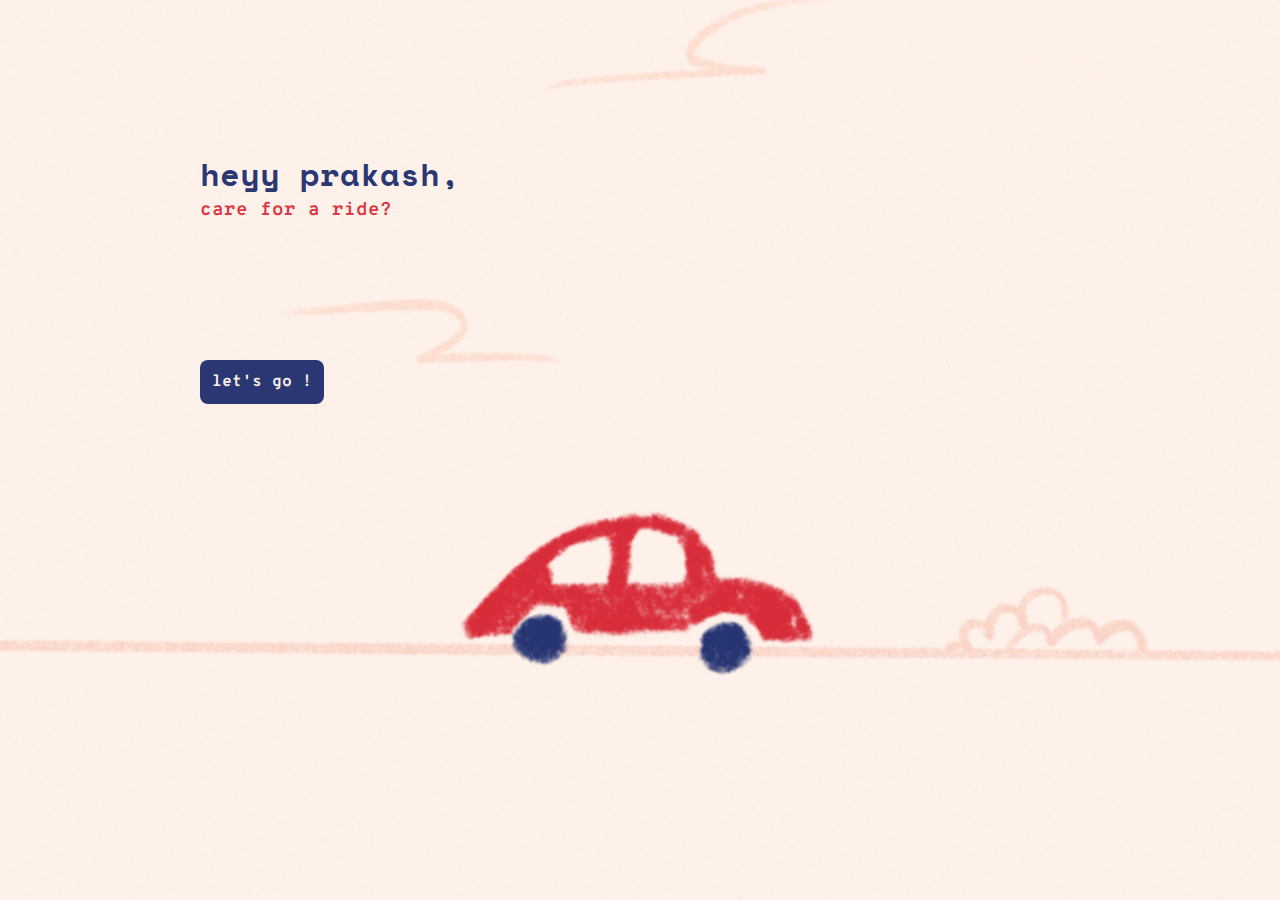
<file: index.html>
<!DOCTYPE html>
<html lang="en">
<head>
    <meta charset="UTF-8">
    <meta name="viewport" content="width=device-width, initial-scale=1.0">
    <link rel="stylesheet" href="https://cdnjs.cloudflare.com/ajax/libs/font-awesome/6.5.1/css/all.min.css" integrity="sha512-DTOQO9RWCH3ppGqcWaEA1BIZOC6xxalwEsw9c2QQeAIftl+Vegovlnee1c9QX4TctnWMn13TZye+giMm8e2LwA==" crossorigin="anonymous" referrerpolicy="no-referrer" />
    <link rel="stylesheet" href="style.css">
    <title>bling bling 2.0</title>
</head>
<body class="ride">
    <header>
        <h1>heyy prakash,</h1>
        <h3>care for a ride?</h3>
    </header>
    <main>
        <a href="stopone.html">let's go !</a>
    </main>
    <footer></footer>
    
</body>
</html>
</file>
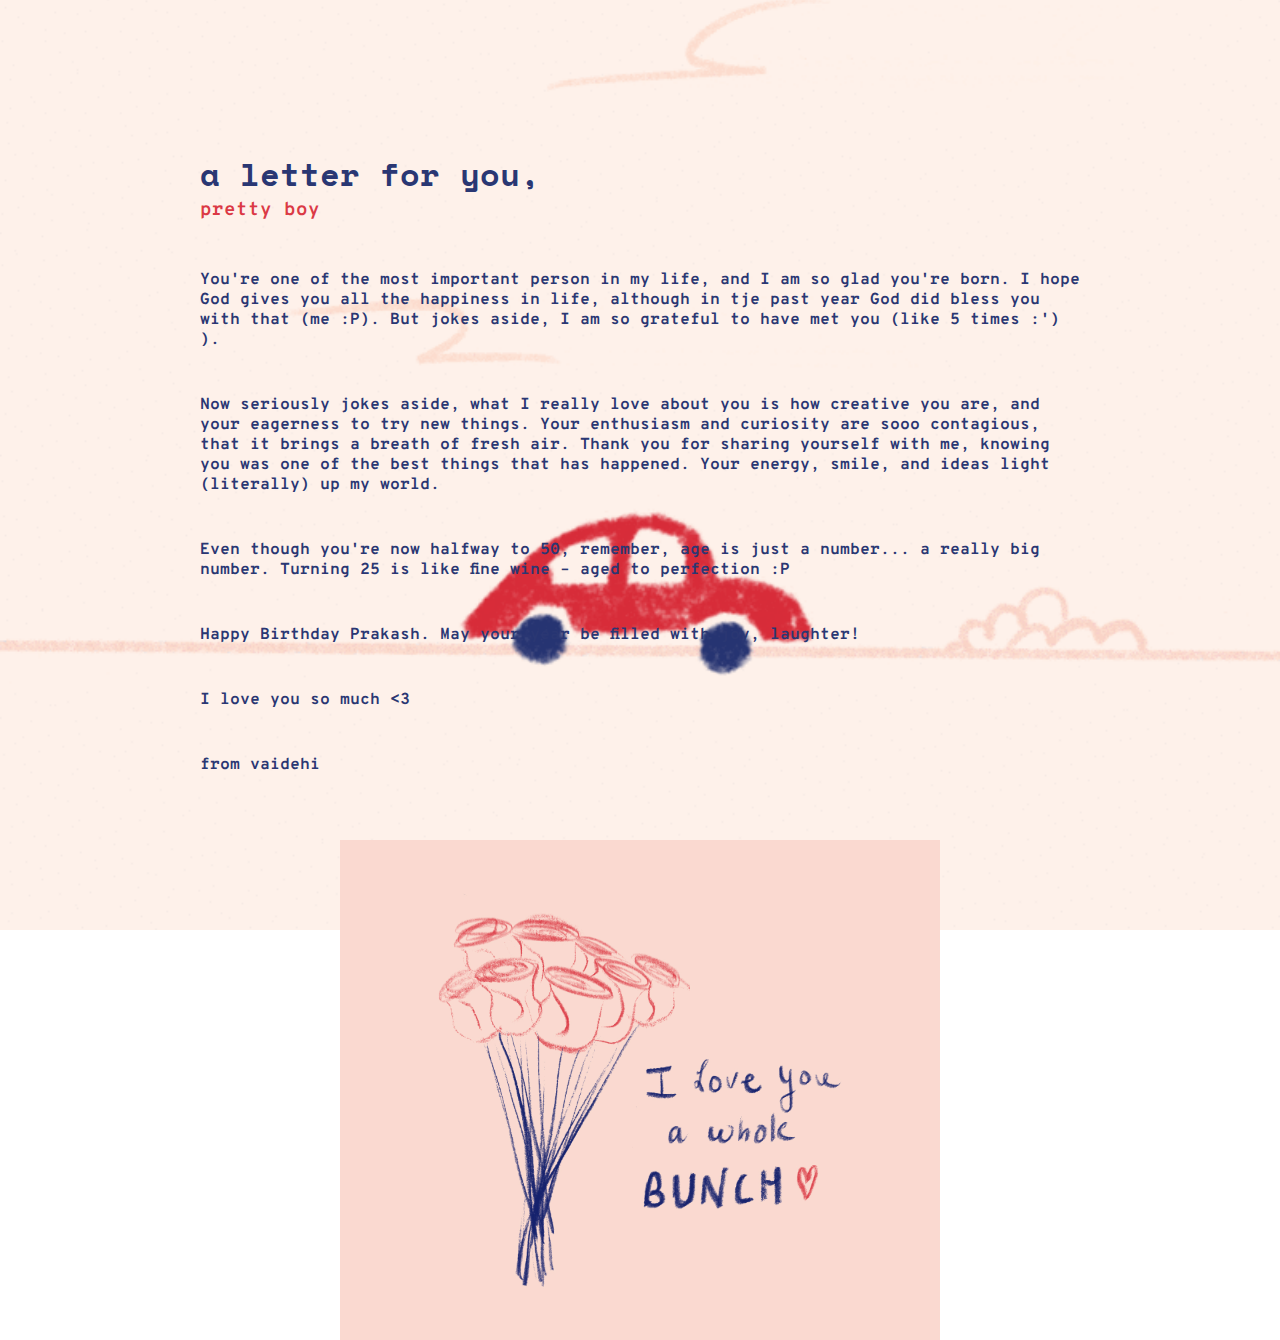
<file: letter.html>
<!DOCTYPE html>
<html lang="en">
<head>
    <meta charset="UTF-8">
    <meta name="viewport" content="width=device-width, initial-scale=1.0">
    <link rel="stylesheet" href="https://cdnjs.cloudflare.com/ajax/libs/font-awesome/6.5.1/css/all.min.css" integrity="sha512-DTOQO9RWCH3ppGqcWaEA1BIZOC6xxalwEsw9c2QQeAIftl+Vegovlnee1c9QX4TctnWMn13TZye+giMm8e2LwA==" crossorigin="anonymous" referrerpolicy="no-referrer" />
    <link rel="stylesheet" href="style.css">
    <title>bling bling 2.0</title>

    <style>
        *{
            margin: 0;
            padding: 0;
            box-sizing: border-box;
        }

        body{
            height: auto;
        }

        main{
            margin-top: 48px;
            margin-bottom: auto;
        }

        a{
            margin-top: 96px;
            margin-bottom: 100px;
        }

        p{
            color: #2a3773;
        }



    </style>
</head>
<body class="ride">
    <header>
        <h1>a letter for you,</h1>
        <h3>pretty boy</h3>
    </header>
    <main>
        <p>You're one of the most important person in my life, and I am so glad you're born. I hope God gives you all the happiness in life, although in tje past year God did bless you with that (me :P). But jokes aside, I am so grateful to have met you (like 5 times :') ). 
        </p>

        <br>

        <p>Now seriously jokes aside, what I really love about you is how creative you are, and your eagerness to try new things. Your enthusiasm and curiosity are sooo contagious, that it brings a breath of fresh air. Thank you for sharing yourself with me, knowing you was one of the best things that has happened. Your energy, smile, and ideas light (literally) up my world.
        </p>

        <br>

        <p>Even though you're now halfway to 50, remember, age is just a number... a really big number. Turning 25 is like fine wine – aged to perfection :P
        </p>

        <br>

        <p>Happy Birthday Prakash. May your year be filled with joy, laughter!
        </p>

        <br>

        <p>I love you so much <3</p>
        
        <br>

        <p>from vaidehi</p>

        <br><br>

        <div style="display: flex; align-items: center; justify-content: center">
            <img src="resources/ily-a-bunch.JPG" alt="ily a bunch" height="500px" width="600px">
        </div>
    </main>
    <footer></footer>
    
</body>
</html>
</file>
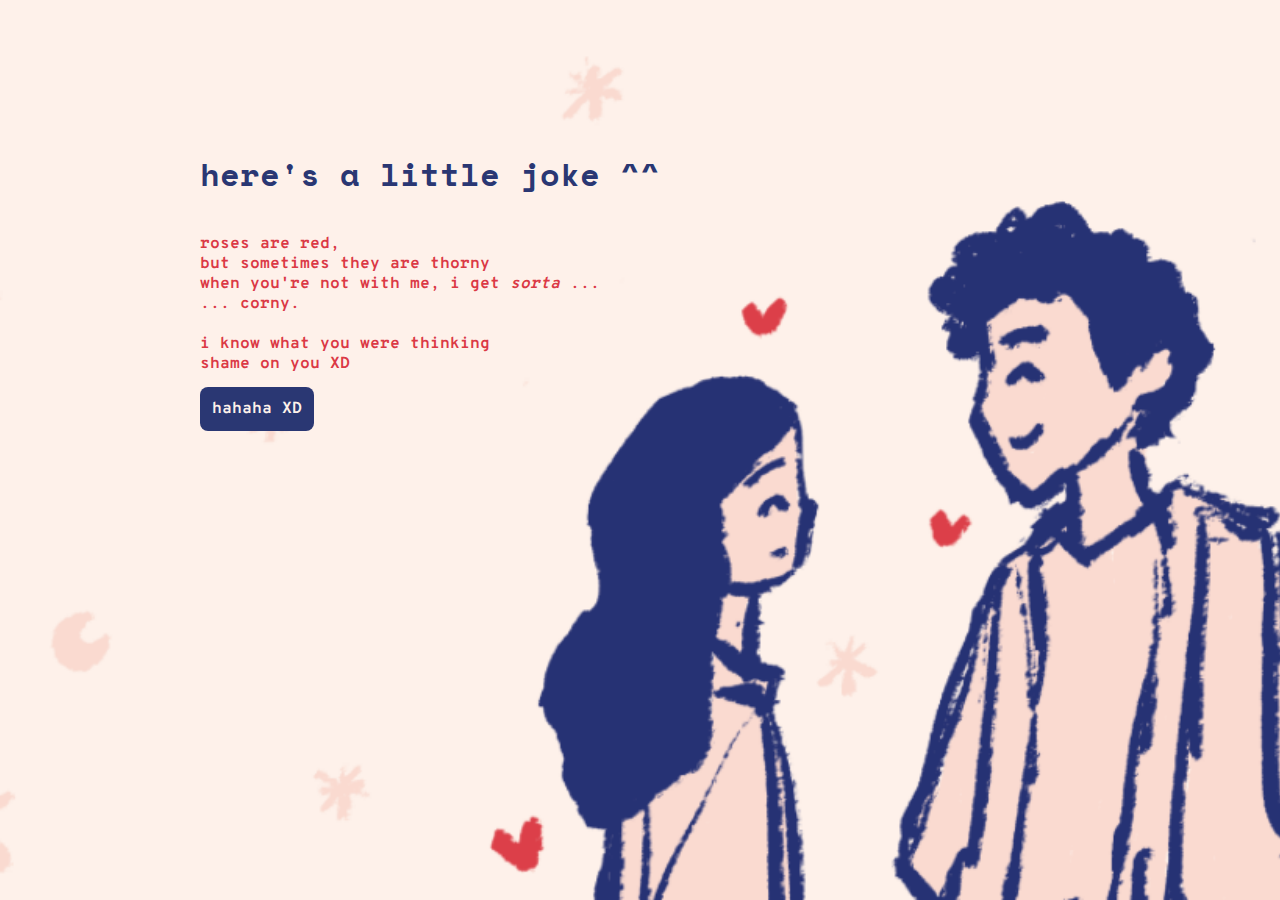
<file: stopone.html>
<!DOCTYPE html>
<html lang="en">
<head>
    <meta charset="UTF-8">
    <meta name="viewport" content="width=device-width, initial-scale=1.0">
    <link rel="stylesheet" href="https://cdnjs.cloudflare.com/ajax/libs/font-awesome/6.5.1/css/all.min.css" integrity="sha512-DTOQO9RWCH3ppGqcWaEA1BIZOC6xxalwEsw9c2QQeAIftl+Vegovlnee1c9QX4TctnWMn13TZye+giMm8e2LwA==" crossorigin="anonymous" referrerpolicy="no-referrer" />
    <link rel="stylesheet" href="style.css">
    <title>bling bling 2.0 / stop one</title>
</head>
<body class="stop1">
    <header>
        <h1>here's a little joke ^^</h1>
        <!-- <h3>you better laugh -.-</h3> -->
    </header>
    <main style="margin-top: 16px;">
        <div class="joke">
            
            <p><br>
                roses are red,<br>
                but sometimes they are thorny<br>
                when you're not with me, i get <em>sorta</em> ...<br>
                ... corny.<br>
                <br>
                i know what you were thinking<br>
                shame on you XD
            </p>
            
        </div>
        <a href="stoptwo.html" class="next-btn">hahaha XD</a>
    </main>
    <footer></footer>
    
</body>
</html>
</file>
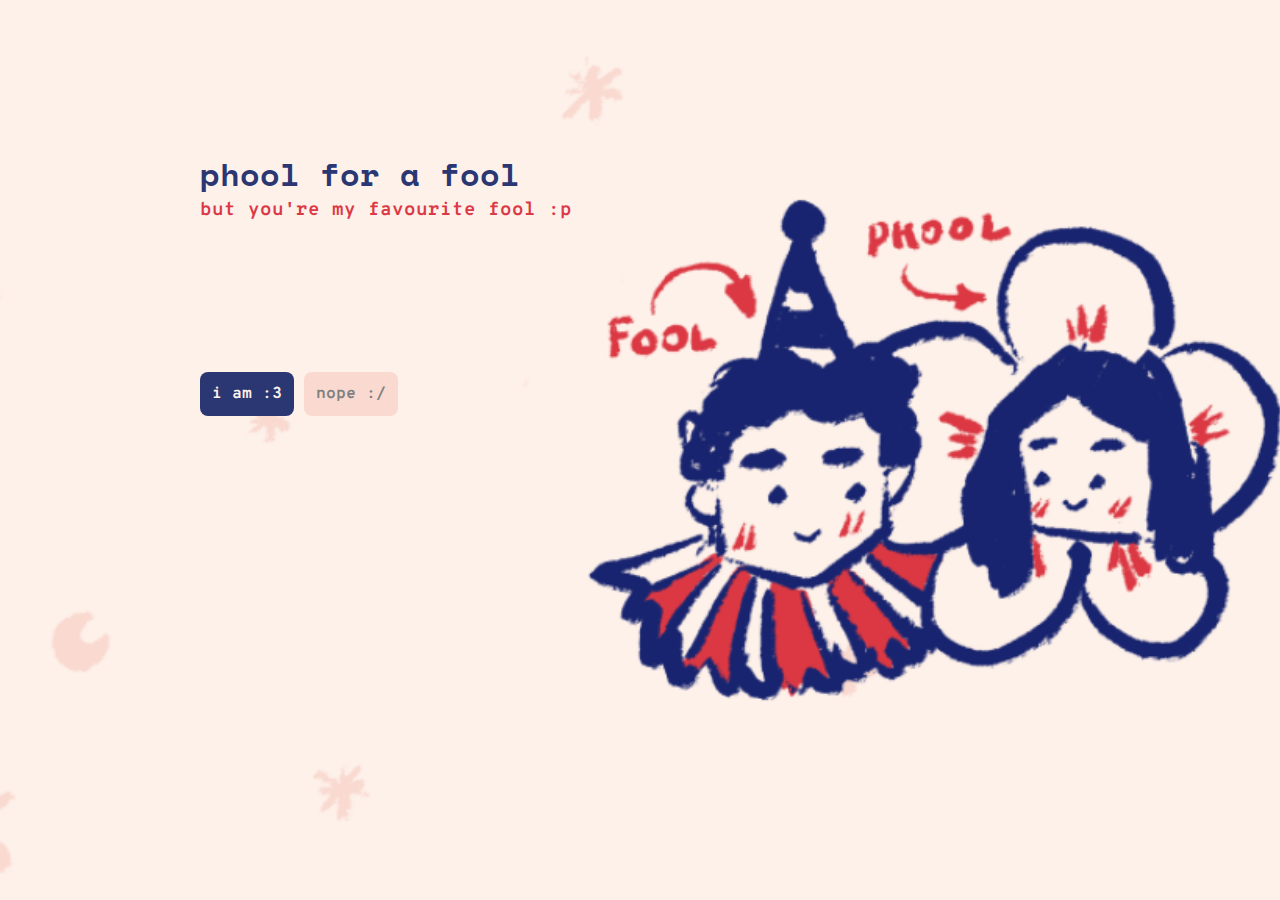
<file: stoptwo.html>
<!DOCTYPE html>
<html lang="en">
<head>
    <meta charset="UTF-8">
    <meta name="viewport" content="width=device-width, initial-scale=1.0">
    <link rel="stylesheet" href="https://cdnjs.cloudflare.com/ajax/libs/font-awesome/6.5.1/css/all.min.css" integrity="sha512-DTOQO9RWCH3ppGqcWaEA1BIZOC6xxalwEsw9c2QQeAIftl+Vegovlnee1c9QX4TctnWMn13TZye+giMm8e2LwA==" crossorigin="anonymous" referrerpolicy="no-referrer" />
    <link rel="stylesheet" href="style.css">
    <title>bling bling 2.0 / stop two</title>
</head>
<body class="stop2">
    <header>
        <h1>phool for a fool</h1>
        <h3>but you're my favourite fool :p</h3>
    </header>
    <main>
        <a href="letter.html">i am :3</a>
        <button type="button" class="disabled-btn">nope :/</button>
    </main>
    <footer></footer>
    
</body>
</html>
</file>
<file: style.css>
@import url('https://fonts.googleapis.com/css2?family=Lato:ital,wght@0,100;0,300;0,400;0,700;0,900;1,100;1,300;1,400;1,700;1,900&family=Overpass+Mono:wght@300..700&family=Space+Mono:ital,wght@0,400;0,700;1,400;1,700&family=Stylish&family=Syne:wght@400..800&family=Ultra&display=swap');

*{
    margin: 0;
    padding: 0;
    box-sizing: border-box;
    font-family: "overpass mono", monospace;
}


.ride{
    margin: 0;
    padding: 0;
    width: 100%;
    height: 100vh;
    background-image: url('resources/ride.gif');
    background-size: cover;
    background-repeat: no-repeat;
    background-position: center;
    background-attachment: fixed;
    display: flex;
    flex-direction: column;
}

h1{
    font-family: 'space mono', monospace;
    color: #2a3773;
}

h3{
    color: #db3945;
}

header, main{
    margin-left: 200px;
    margin-right: 200px;
    margin-top: 150px;
}

button{
    background-color: #2a3773;
    color: #fef1ea;
    font-weight: bolder;
    padding: 12px;
    border: none;
    border-radius: 8px;
    font-size: 16px;
}

button:hover{
    background-color: #db3945;
}

.stop1{
    margin: 0;
    padding: 0;
    width: 100%;
    height: 100vh;
    background-image: url('resources/stopone.GIF');
    background-size: cover;
    background-repeat: no-repeat;
    background-position: center;
    background-attachment: fixed;
    display: flex;
    flex-direction: column;
}

.stop2{
    margin: 0;
    padding: 0;
    width: 100%;
    height: 100vh;
    background-image: url('resources/phhol4fool.GIF');
    background-size: cover;
    background-repeat: no-repeat;
    background-position: center;
    background-attachment: fixed;
    display: flex;
    flex-direction: column;
}

/* .joke{
     display: none;
} */

/* .next-btn{
    display: none;
} */

p{
    font-weight: bold;
    color: #db3945;
    margin-bottom: 25px;
}


.disabled-btn{
    background-color: #fadad0;
    color: gray;
}

.disabled-btn:hover{
    background-color: #fadad0;
    color: gray;
    cursor: not-allowed;
}

a{
    text-decoration: none;
    background-color: #2a3773;
    color: #fef1ea;
    font-weight: bolder;
    padding: 12px;
    border-radius: 8px;
}

a:hover{
    background-color: #db3945;
}
</file>
